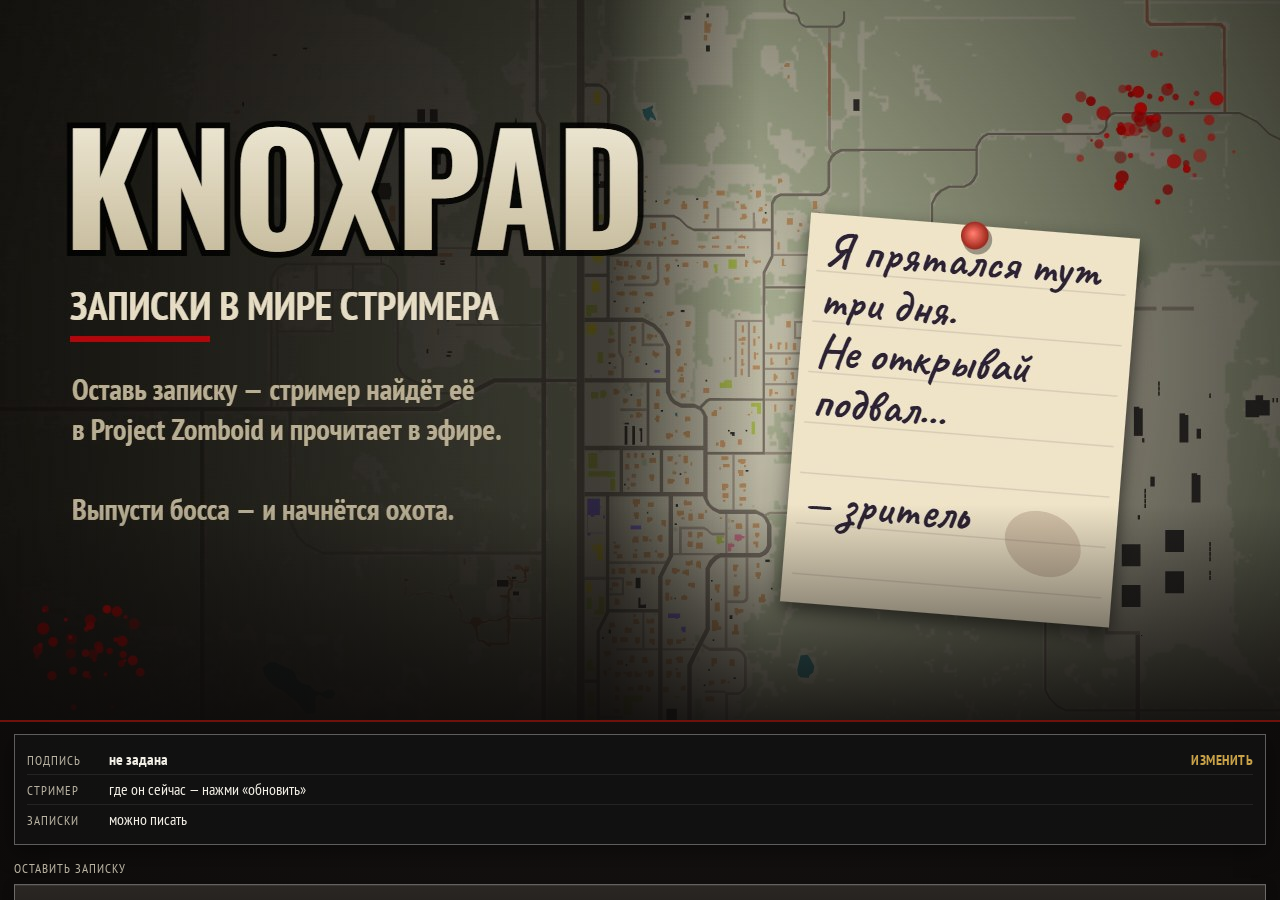
<file: index.html>
<!doctype html>
<html lang="ru">
<head>
<meta charset="utf-8">
<meta name="viewport" content="width=device-width, initial-scale=1, maximum-scale=1, user-scalable=no">
<title>KNOXPAD</title>
<link rel="preconnect" href="https://fonts.googleapis.com">
<link rel="preconnect" href="https://fonts.gstatic.com" crossorigin>
<link href="https://fonts.googleapis.com/css2?family=Caveat:wght@500;700&family=Oswald:wght@600;700&family=PT+Sans+Narrow:wght@400;700&display=swap" rel="stylesheet">
<link rel="stylesheet" href="style.css?v=6">
<script src="https://telegram.org/js/telegram-web-app.js"></script>
</head>
<body>

<!-- ГЛАВНАЯ: меню бота -->
<section class="screen page on" id="scrHome">
  <div class="hero"><img src="bot/welcome.jpg" alt="KNOXPAD — записки в мире стримера"></div>
  <div class="pad">
    <div class="pz-panel card status">
      <div class="row"><span class="k">Подпись</span><b class="nickText">—</b><button class="link" id="nickEdit">изменить</button></div>
      <div class="row"><span class="k">Стример</span><span id="hStreamer">не в игре</span></div>
      <div class="row" id="hLimitRow"><span class="k">Записки</span><span id="hLimit"></span></div>
      <div class="row hide" id="hCoinsRow"><span class="k" id="hCoinsName">KnoxCoin</span><b id="hCoins">0</b><button class="link" id="coinsEdit">пополнить</button></div>
    </div>

    <div class="label">Оставить записку</div>
    <div class="tiles">
      <button class="tile" data-go="map">
        <svg viewBox="0 0 32 32"><path d="M4 7l8-3 8 3 8-3v21l-8 3-8-3-8 3z M12 4v21 M20 7v21"/><circle class="red" cx="22" cy="13" r="2.6"/></svg>
        <span><b>Записка на карте</b><small>Ткни в любое место Нокса — ляжет в ближайший ящик</small></span>
      </button>
      <button class="tile" data-go="near">
        <svg viewBox="0 0 32 32"><circle cx="16" cy="9" r="4"/><path d="M8 28c0-6 3.5-10 8-10s8 4 8 10"/><path class="red" d="M25 6l3 3-3 3"/></svg>
        <span><b>Рядом со стримером</b><small>В паре шагов от него — найдёт быстро</small></span>
      </button>
      <button class="tile" data-go="towns">
        <svg viewBox="0 0 32 32"><path d="M3 28h26 M5 28V14l6-4 6 4v14 M17 28V8h10v20 M8 18h2 M8 23h2 M20 12h4 M20 17h4 M20 22h4"/></svg>
        <span><b>В городе</b><small>Появится, когда стример туда доберётся</small></span>
      </button>
    </div>

    <div class="label">Ещё</div>
    <div class="tiles">
      <button class="tile hide" data-go="coins" id="coinsTile">
        <svg viewBox="0 0 32 32"><circle cx="16" cy="16" r="11"/><circle cx="16" cy="16" r="7"/><path class="red" d="M13 13h5a2 2 0 0 1 0 4h-4a2 2 0 0 0 0 4h5 M16 11v2 M16 21v2"/></svg>
        <span><b id="coinsTileTitle">KnoxCoin</b><small id="coinsTileSub">Твой счёт и привязка донатов</small></span>
      </button>
      <button class="tile boss" data-go="boss">
        <svg viewBox="0 0 32 32"><path d="M8 13c0-6 3.6-9 8-9s8 3 8 9c0 3-1 5-3 6v4H11v-4c-2-1-3-3-3-6z"/><circle class="red fill" cx="12.5" cy="13" r="2"/><circle class="red fill" cx="19.5" cy="13" r="2"/><path d="M13 23v4 M16 23v4 M19 23v4"/></svg>
        <span><b>Заказать босса</b><small id="bossTileSub">Донат — и начнётся охота</small></span>
      </button>
      <button class="tile soon" disabled>
        <svg viewBox="0 0 32 32"><path d="M4 10l12-6 12 6v13l-12 6-12-6z M4 10l12 6 12-6 M16 16v13 M10 7l12 6"/></svg>
        <span><b>Посылка с припасами</b><small>Стример ещё придумывает</small></span>
        <i class="stamp">скоро</i>
      </button>
      <button class="tile" data-go="help">
        <svg viewBox="0 0 32 32"><circle cx="16" cy="16" r="12"/><path d="M12 12.5c0-2.5 2-4 4-4s4 1.4 4 3.6c0 3.4-4 3.2-4 6.4"/><circle class="fill" cx="16" cy="23" r="1.3"/></svg>
        <span><b>Как это работает</b><small>Модерация, «Локатор», что увидит стрим</small></span>
      </button>
    </div>
    <p class="foot" id="homeFoot">Записки бесплатные. Мат, оскорбления и ссылки модератор не пропустит.</p>
  </div>
</section>

<!-- КАРТА -->
<section class="screen" id="scrMap">
  <canvas id="map"></canvas>
  <header class="pz-bar">
    <button class="pz-btn icon back" aria-label="Назад">‹</button>
    <div class="title">Округ Нокс <small>Kentucky, 1993</small></div>
    <button class="pz-btn icon" id="helpBtn" aria-label="Как это работает">?</button>
  </header>
  <div class="tools">
    <button class="pz-btn icon" id="zin" aria-label="Приблизить">+</button>
    <button class="pz-btn icon" id="zout" aria-label="Отдалить">−</button>
    <button class="pz-btn icon" id="toMe" aria-label="Где стример" title="Где стример">◎</button>
  </div>
  <section class="sheet" id="sheet">
    <div class="grip" id="grip"></div>
    <div class="step" id="stepWhere">
      <div class="hint" id="hint">Ткни на карте, где оставить записку</div>
      <div class="where hide" id="where">
        <div class="pin">📍</div>
        <div><b id="whereMain"></b><small id="whereSub"></small></div>
      </div>
      <div class="streamer" id="streamer"></div>
    </div>
    <div class="label">Куда положить</div>
    <div class="chips" id="places"></div>
    <div class="paper">
      <textarea id="text" maxlength="400" placeholder="Напиши записку… Стример прочитает её в эфире, когда найдёт."></textarea>
      <div class="sign"><span class="nickSign"></span><span id="count">0/400</span></div>
    </div>
    <button class="pz-btn big" id="send" disabled>Спрятать записку</button>
  </section>
</section>

<!-- ЗАПИСКА РЯДОМ СО СТРИМЕРОМ / В ГОРОДЕ -->
<section class="screen page" id="scrNote">
  <header class="pz-bar static">
    <button class="pz-btn icon back" aria-label="Назад">‹</button>
    <div class="title" id="noteTitle">Записка<small id="noteSub"></small></div>
    <span class="spacer"></span>
  </header>
  <div class="pad">
    <div class="label">Куда положить</div>
    <div class="chips wrap" id="places2"></div>
    <div class="paper">
      <textarea id="text2" maxlength="400" placeholder="Напиши записку… Стример прочитает её в эфире, когда найдёт."></textarea>
      <div class="sign"><span class="nickSign"></span><span id="count2">0/400</span></div>
    </div>
    <button class="pz-btn big" id="send2" disabled>Спрятать записку</button>
  </div>
</section>

<!-- ГОРОДА -->
<section class="screen page" id="scrTowns">
  <header class="pz-bar static">
    <button class="pz-btn icon back" aria-label="Назад">‹</button>
    <div class="title">В каком городе?<small>появится, когда стример туда доберётся</small></div>
    <span class="spacer"></span>
  </header>
  <div class="pad"><div class="towns" id="towns"></div></div>
</section>

<!-- БОСС -->
<section class="screen page" id="scrBoss">
  <header class="pz-bar static">
    <button class="pz-btn icon back" aria-label="Назад">‹</button>
    <div class="title">Босс<small>охота на стримера</small></div>
    <span class="spacer"></span>
  </header>
  <div class="hunt"><img src="bot/hunt.png" alt="Охота началась"></div>
  <div class="pad">
    <div class="pz-panel card">
      <p>Твой ник станет именем босса. Огромный зомби со свитой появится в сотне метров от стримера и пойдёт по следу.</p>
      <ul class="facts">
        <li>всегда знает, где стример</li>
        <li>обходит, пока стример смотрит, — и бросается, когда тот отвернётся</li>
        <li>сбивает с ног</li>
        <li>на экране стрима — кровавое «ОХОТА НАЧАЛАСЬ»</li>
      </ul>
      <p class="muted" id="bossHow">В сообщении к донату напиши боевой клич — его увидят на стриме. Босса выпускает стример кнопкой.</p>
    </div>
    <div class="price" id="bossPrice"></div>
    <div class="paper small hide" id="bossCryBox"><input id="bossCry" maxlength="120" placeholder="твой боевой клич" autocomplete="off"></div>
    <button class="pz-btn big blood hide" id="bossBuy">Выпустить босса</button>
    <button class="pz-btn big blood" id="bossDonate">Задонатить</button>
    <p class="foot" id="bossNote"></p>
  </div>
</section>

<!-- KNOXCOIN: счёт и как пополнить -->
<section class="screen page" id="scrCoins">
  <header class="pz-bar static">
    <button class="pz-btn icon back" aria-label="Назад">‹</button>
    <div class="title"><span id="coinsTitle">KnoxCoin</span><small>твой счёт в мире стримера</small></div>
    <span class="spacer"></span>
  </header>
  <div class="pad">
    <div class="price" id="coinsBal"></div>
    <div class="pz-panel card"><ul class="facts" id="coinsPrices"></ul></div>

    <div class="label hide" id="twLabel">За просмотр стрима</div>
    <div class="pz-panel card hide" id="twCard">
      <p id="twText"></p>
      <button class="pz-btn big twitch hide" id="twLogin">Войти через Twitch</button>
    </div>

    <div class="label">За донат</div>
    <div class="pz-panel card">
      <div class="code hide" id="numBox"><small>твой ник для доната</small><b id="numVal"></b><button class="link" id="numCopy">скопировать</button></div>
      <p id="numText"></p>
      <button class="pz-btn big blood" id="coinsDonate">Задонатить</button>
    </div>

    <div class="label hide" id="starsLabel">Звёздами Telegram</div>
    <div class="chips wrap hide" id="starsPacks"></div>
    <p class="foot" id="coinsFoot">Ник Twitch подтверждён входом в Twitch: если кто-то впишет твой ник, он просто подарит тебе монеты.</p>
  </div>
</section>

<!-- ПОДПИСЬ -->
<section class="screen page" id="scrNick">
  <header class="pz-bar static">
    <button class="pz-btn icon back" aria-label="Назад">‹</button>
    <div class="title">Подпись<small>ник на Twitch — его увидят на стриме</small></div>
    <span class="spacer"></span>
  </header>
  <div class="pad">
    <div class="paper small"><input id="nickInput" maxlength="25" placeholder="твой ник" autocomplete="off"></div>
    <div class="chips wrap" id="nickHints"></div>
    <button class="pz-btn big" id="nickSave">Подписать так</button>
    <p class="foot">До 25 букв и цифр, без ссылок.</p>
  </div>
</section>

<!-- КАК ЭТО РАБОТАЕТ -->
<section class="screen page" id="scrHelp">
  <header class="pz-bar static">
    <button class="pz-btn icon back" aria-label="Назад">‹</button>
    <div class="title">Как это работает<small>записки в мире стримера</small></div>
    <span class="spacer"></span>
  </header>
  <div class="pad">
    <ol class="pz-panel card steps">
      <li><b>Выбери место.</b> Точка на карте, рядом со стримером или в городе.</li>
      <li><b>Выбери, куда положить.</b> Мусорка, дом, труп, бардачок машины — или ближайший ящик у точки.</li>
      <li><b>Напиши текст</b> и нажми «Спрятать записку».</li>
      <li><b>Модератор проверит</b> записку, и она появится в игре. Бот напишет, когда её спрячут, найдут и прочитают.</li>
      <li><b>Стример ищет</b> её с телефоном-«Локатором» и читает вслух в эфире. До этого текст никто не увидит.</li>
    </ol>
    <p class="foot">Ненайденная записка со временем истлеет — бот скажет. Записки бесплатные; мат, оскорбления и ссылки не пройдут.</p>
  </div>
</section>

<div class="modal hide" id="modal">
  <div class="pz-panel">
    <div class="pz-title" id="modalTitle"></div>
    <div class="body" id="modalBody"></div>
    <button class="pz-btn" id="modalOk">Понятно</button>
  </div>
</div>

<script src="menu.js?v=6"></script>
<script src="app.js?v=6"></script>
</body>
</html>
</file>
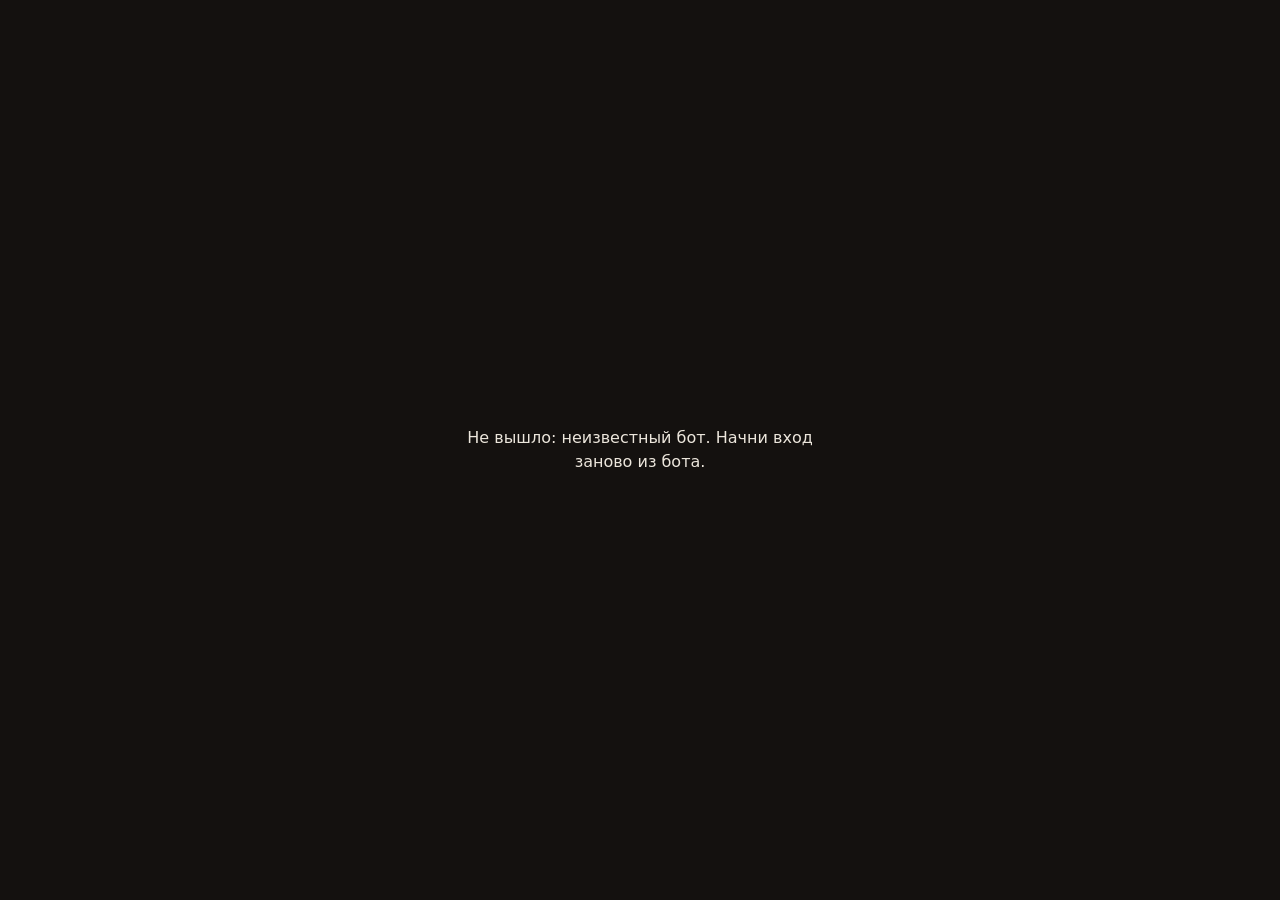
<file: tw.html>
<!doctype html>
<html lang="ru">
<head>
<meta charset="utf-8">
<meta name="viewport" content="width=device-width, initial-scale=1">
<title>KNOXPAD — вход через Twitch</title>
<style>
  body { margin: 0; min-height: 100vh; display: grid; place-items: center; background: #14110f; color: #ece6dc;
    font: 16px/1.5 system-ui, -apple-system, "Segoe UI", Roboto, sans-serif; text-align: center; }
  .box { padding: 28px 24px; max-width: 360px; }
  a { display: inline-block; margin-top: 14px; padding: 12px 22px; border-radius: 12px; background: #9146ff; color: #fff; text-decoration: none; font-weight: 600; }
  small { color: #a99f90; }
</style>
</head>
<body>
<div class="box" id="box">Возвращаю в бота…</div>
<script>
// Twitch вернул сюда вход зрителя (#access_token=…&state=имя_бота). Токен уходит только в бот — ссылкой
// t.me/<бот>?start=tw_<токен>: бот спросит у Twitch, чей это вход, привяжет аккаунт и сразу отзовёт токен.
(function () {
  var h = new URLSearchParams(location.hash.slice(1)), q = new URLSearchParams(location.search);
  var token = h.get("access_token") || "", bot = h.get("state") || q.get("state") || "";
  var box = document.getElementById("box");
  if (!/^[A-Za-z0-9_]{5,32}$/.test(bot)) { box.textContent = "Не вышло: неизвестный бот. Начни вход заново из бота."; return; }
  if (!/^[A-Za-z0-9]{10,60}$/.test(token)) {
    box.innerHTML = "Вход в Twitch отменён.<br><a href='https://t.me/" + bot + "'>Вернуться в бота</a>";
    return;
  }
  var url = "https://t.me/" + bot + "?start=tw_" + token;
  history.replaceState(null, "", location.pathname);           // токен не остаётся в истории браузера
  box.innerHTML = "Готово! Возвращаю в бота…<br><a href='" + url + "'>Открыть бота</a><br><small>если не открылся сам</small>";
  location.replace(url);
})();
</script>
</body>
</html>
</file>
<file: style.css>
/* Окно-карта для Telegram в стиле интерфейса Project Zomboid: тёмные полупрозрачные панели,
   прямые углы, светлая тонкая рамка, белый текст; записка — бумага с почерком. */
:root {
  --paper: #dbd7c0;            /* фон бумажной карты, как в игре */
  --panel: rgba(18, 18, 18, 0.88);
  --panel2: rgba(38, 38, 38, 0.92);
  --line: rgba(255, 255, 255, 0.32);
  --line2: rgba(255, 255, 255, 0.6);
  --text: #f2efe6;
  --muted: #b9b3a3;
  --accent: #c8a24a;           /* «выделено» — тёплое золото, как подсветка пунктов в игре */
  --danger: #c0392b;
  --note: #efe4c8;
  --ink: #2b2236;
  --sheet-h: 46vh;
}
* { box-sizing: border-box; -webkit-tap-highlight-color: transparent; }
html, body { margin: 0; height: 100%; overflow: hidden; background: var(--paper); color: var(--text);
  font: 400 17px/1.3 "PT Sans Narrow", "Arial Narrow", system-ui, sans-serif; }
canvas#map { position: fixed; inset: 0; width: 100%; height: 100%; touch-action: none; display: block; }
.code { display: flex; flex-direction: column; align-items: center; gap: 2px; margin: 10px 0; padding: 10px;
  border: 1px dashed rgba(255,255,255,.25); border-radius: 6px; }
.code b { font-family: Oswald, sans-serif; font-size: 34px; letter-spacing: 6px; color: #f2c14e; }
.code small { opacity: .7; font-size: 12px; }
.pz-btn.big.twitch, #twLogin { background: linear-gradient(#9147ff, #6441a5); border-color: #b48cff; color: #fff; }
.chip.star { font-size: 16px; padding: 10px 14px; }
.hide { display: none !important; }

/* ---------- панели и кнопки «как в игре» ---------- */
.pz-panel { background: var(--panel); border: 1px solid var(--line); box-shadow: 0 6px 22px rgba(0, 0, 0, 0.45); }
.pz-btn { font: 700 17px "PT Sans Narrow", sans-serif; color: var(--text); background: var(--panel2);
  border: 1px solid var(--line); border-radius: 0; padding: 9px 14px; cursor: pointer; text-transform: uppercase;
  letter-spacing: 0.5px; box-shadow: inset 0 1px 0 rgba(255, 255, 255, 0.08), inset 0 -2px 0 rgba(0, 0, 0, 0.35); }
.pz-btn:active { background: #4a4a4a; border-color: var(--line2); }
.pz-btn.icon { width: 42px; height: 42px; padding: 0; font-size: 22px; line-height: 40px; text-transform: none; }
.pz-btn.big { width: 100%; padding: 13px; font-size: 19px; margin-top: 10px; background: #3c3221; border-color: var(--accent); color: #fff3d6; }
.pz-btn.big:disabled { opacity: 0.45; border-color: var(--line); background: var(--panel2); color: var(--muted); }
.pz-title { font: 700 18px "PT Sans Narrow", sans-serif; text-transform: uppercase; letter-spacing: 1px; padding: 9px 12px;
  background: rgba(255, 255, 255, 0.06); border-bottom: 1px solid var(--line); }

header.pz-bar { position: fixed; top: 0; left: 0; right: 0; display: flex; align-items: center; justify-content: space-between;
  padding: 8px 10px; background: linear-gradient(rgba(18, 18, 18, 0.9), rgba(18, 18, 18, 0.72)); border-bottom: 1px solid var(--line); z-index: 3; }
header .title { font: 700 21px "PT Sans Narrow", sans-serif; text-transform: uppercase; letter-spacing: 1.5px; }
header .title small { display: block; font-weight: 400; font-size: 12px; letter-spacing: 1px; color: var(--muted); }

.tools { position: fixed; right: 10px; top: 70px; display: flex; flex-direction: column; gap: 6px; z-index: 3; }

/* ---------- нижняя панель ---------- */
.sheet { position: fixed; left: 0; right: 0; bottom: 0; z-index: 4; background: var(--panel); border-top: 1px solid var(--line);
  padding: 4px 14px calc(12px + env(safe-area-inset-bottom)); max-height: 72vh; overflow-y: auto;
  box-shadow: 0 -8px 26px rgba(0, 0, 0, 0.4); transition: transform 0.2s ease; }
.sheet.min { transform: translateY(calc(100% - 92px)); }
.grip { width: 54px; height: 5px; background: var(--line2); margin: 4px auto 10px; cursor: pointer; }
.hint { font-size: 18px; color: var(--accent); text-transform: uppercase; letter-spacing: 0.5px; }
.where { display: flex; gap: 10px; align-items: center; }
.where .pin { font-size: 26px; }
.where b { font-size: 19px; display: block; }
.where small { color: var(--muted); font-size: 15px; }
.where.bad b { color: #ff8f80; }
.streamer { margin-top: 6px; font-size: 14px; color: var(--muted); }
.streamer b { color: #ff8f80; }
.label { margin: 12px 0 6px; font-size: 13px; color: var(--muted); text-transform: uppercase; letter-spacing: 1px; }
.chips { display: flex; gap: 6px; overflow-x: auto; padding-bottom: 4px; scrollbar-width: none; }
.chips::-webkit-scrollbar { display: none; }
.chip { flex: 0 0 auto; font: 700 15px "PT Sans Narrow", sans-serif; color: var(--text); background: var(--panel2); border: 1px solid var(--line);
  padding: 7px 11px; cursor: pointer; white-space: nowrap; }
.chip.on { border-color: var(--accent); color: #fff3d6; background: #3c3221; }

/* записка — листок */
.paper { margin-top: 12px; background: var(--note); color: var(--ink); padding: 10px 14px 6px; position: relative;
  background-image: linear-gradient(rgba(43, 34, 54, 0.09) 1px, transparent 1px); background-size: 100% 30px;
  box-shadow: 0 3px 10px rgba(0, 0, 0, 0.4); transform: rotate(-0.6deg); }
.paper textarea { width: 100%; min-height: 96px; border: 0; outline: 0; background: transparent; resize: none; color: var(--ink);
  font: 600 22px/30px "Caveat", "Segoe Print", cursive; }
.paper textarea::placeholder { color: rgba(43, 34, 54, 0.45); }
.paper .sign { display: flex; justify-content: space-between; font: 700 19px "Caveat", cursive; color: #5b4a3a; }
.paper .sign #count { font: 400 13px "PT Sans Narrow", sans-serif; color: #7b6a58; align-self: end; }

/* окно-сообщение */
.modal { position: fixed; inset: 0; background: rgba(0, 0, 0, 0.55); display: grid; place-items: center; z-index: 9; padding: 18px; }
.modal .pz-panel { max-width: 420px; width: 100%; }
.modal .body { padding: 12px; white-space: pre-line; font-size: 17px; }
.modal .pz-btn { margin: 0 12px 12px; width: calc(100% - 24px); }

/* ---------- меню KNOXPAD: экраны ---------- */
.screen { display: none; }
.screen.on { display: block; }
.page { position: fixed; inset: 0; overflow-y: auto; -webkit-overflow-scrolling: touch;
  background: radial-gradient(ellipse at 50% 0%, #2a211b 0%, #141110 55%, #0d0b0a 100%); }
.pad { padding: 12px 14px calc(22px + env(safe-area-inset-bottom)); }
header.pz-bar.static { position: sticky; }
header .spacer { width: 42px; }
header .title { flex: 1; text-align: center; padding: 0 6px; }
.pz-btn.back { font-size: 30px; line-height: 38px; }
.hero { position: relative; line-height: 0; border-bottom: 2px solid #6e120c; }
.hero img { width: 100%; aspect-ratio: 16 / 9; object-fit: cover; object-position: 30% 50%; }
.hero::after { content: ""; position: absolute; inset: auto 0 0 0; height: 30%; background: linear-gradient(transparent, rgba(13, 11, 10, 0.85)); }
.card { padding: 10px 12px; }
.card p { margin: 0 0 8px; }
.status .row { display: flex; align-items: baseline; gap: 8px; padding: 4px 0; font-size: 16px; }
.status .row + .row { border-top: 1px solid rgba(255, 255, 255, 0.08); }
.status .k { width: 74px; flex: 0 0 auto; color: var(--muted); font-size: 13px; text-transform: uppercase; letter-spacing: 1px; }
.status b { font-weight: 700; }
.status #hStreamer b { color: #ff8f80; }
.bad { color: #ff8f80; }
.link { margin-left: auto; background: none; border: 0; color: var(--accent); font: 700 14px "PT Sans Narrow", sans-serif;
  text-transform: uppercase; letter-spacing: 0.5px; cursor: pointer; padding: 0; }
.tiles { display: grid; gap: 8px; }
.tile { position: relative; display: flex; align-items: center; gap: 12px; width: 100%; text-align: left; cursor: pointer;
  background: linear-gradient(rgba(44, 40, 36, 0.95), rgba(26, 24, 22, 0.95)); border: 1px solid var(--line); color: var(--text);
  padding: 11px 12px; font: inherit; box-shadow: inset 0 1px 0 rgba(255, 255, 255, 0.07), inset 0 -2px 0 rgba(0, 0, 0, 0.4), 0 3px 10px rgba(0, 0, 0, 0.35); }
.tile:active { border-color: var(--accent); background: #3c3221; }
.tile svg { flex: 0 0 auto; width: 40px; height: 40px; fill: none; stroke: #e8dcc0; stroke-width: 2; stroke-linecap: round; stroke-linejoin: round; }
.tile svg .red { stroke: #d23a2a; }
.tile svg .fill { fill: #e8dcc0; stroke: none; }
.tile svg .red.fill { fill: #d23a2a; }
.tile b { display: block; font: 700 19px "PT Sans Narrow", sans-serif; text-transform: uppercase; letter-spacing: 0.6px; }
.tile small { display: block; color: var(--muted); font-size: 14px; line-height: 1.2; margin-top: 2px; }
.tile.boss { border-color: #8e1a10; background: linear-gradient(rgba(70, 14, 10, 0.95), rgba(32, 10, 8, 0.95)); }
.tile.boss b { color: #ffb3a8; }
.tile.soon { opacity: 0.55; cursor: default; }
.stamp { position: absolute; right: 10px; top: 8px; font: 700 13px "Oswald", sans-serif; color: #d23a2a; border: 2px solid #d23a2a;
  padding: 0 6px; transform: rotate(8deg); text-transform: uppercase; letter-spacing: 1px; font-style: normal; }
.label { margin-top: 16px; }
.foot { color: var(--muted); font-size: 14px; text-align: center; margin: 16px 6px 0; }
.chips.wrap { flex-wrap: wrap; overflow: visible; }
.towns { display: grid; grid-template-columns: 1fr 1fr; gap: 8px; }
.town { text-align: left; background: var(--panel2); border: 1px solid var(--line); color: var(--text); padding: 10px; cursor: pointer; font: inherit; }
.town:active { border-color: var(--accent); background: #3c3221; }
.town b { display: block; font: 700 18px "PT Sans Narrow", sans-serif; text-transform: uppercase; }
.town small { color: var(--muted); font-size: 13px; }
.hunt { background: #0b0807; line-height: 0; border-bottom: 2px solid #6e120c; }
.hunt img { width: 100%; }
.facts { margin: 0 0 8px; padding-left: 20px; }
.facts li { margin: 3px 0; }
.facts li::marker { color: #d23a2a; }
.muted { color: var(--muted); font-size: 15px; }
.price { text-align: center; font: 700 44px "Oswald", sans-serif; color: #f2ecd9; margin: 14px 0 0; text-shadow: 0 2px 0 #000; }
.price small { display: block; font: 400 14px "PT Sans Narrow", sans-serif; color: var(--muted); text-transform: uppercase; letter-spacing: 1px; }
.pz-btn.big.blood { background: linear-gradient(#a3160e, #6b0d08); border-color: #ff6a55; color: #fff; font-family: "Oswald", sans-serif; letter-spacing: 1.5px; }
.steps { margin: 0; padding: 10px 12px 10px 34px; }
.steps li { margin: 6px 0; }
.paper.small { padding: 8px 14px; }
.paper input { width: 100%; border: 0; outline: 0; background: transparent; color: var(--ink); font: 700 28px "Caveat", cursive; }
#nickHints { margin-top: 12px; }
</file>
